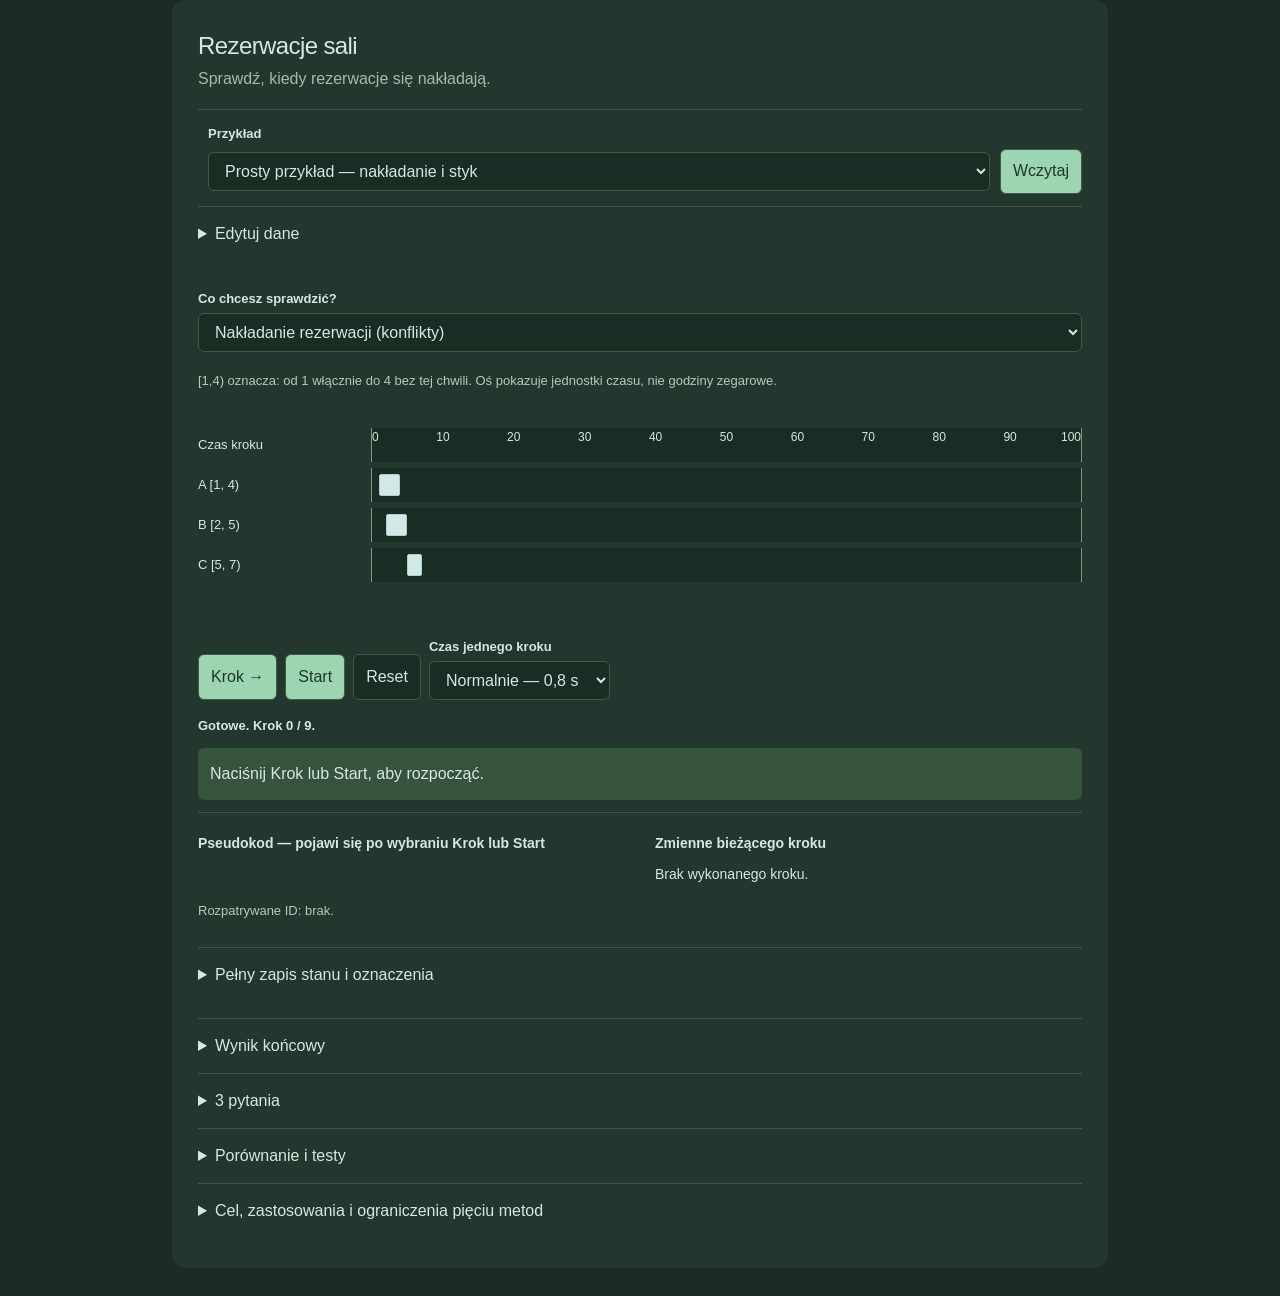
<file: ASD1-M1-17-Deividas-Dirma-93791/index.html>
<!--
Plik index.html: struktura aplikacji. Obliczenia i obsługa są w lokalnych skryptach JS.
--><!DOCTYPE html>
<html lang="pl">
<!--
Metadane i lokalny arkusz wyglądu; aplikacja nie potrzebuje zasobów z internetu.
--><head><meta charset="UTF-8"><meta name="viewport" content="width=device-width, initial-scale=1">
<title>Rezerwacje sali — ASD1-M1-17</title><link rel="stylesheet" href="style.css"></head>
<body><main>
<!--
Nagłówek: nazwa przykładu zastosowania przedziałów.
--><header><h1>Rezerwacje sali</h1><p>Sprawdź, kiedy rezerwacje się nakładają.</p></header>
<!--
Gotowe dane: wybór niczego nie zapisuje trwale; przycisk Wczytaj zastępuje bieżącą listę.
--><section class="scenariusze" aria-label="Przykład">
<label for="scenariusz">Przykład</label><div class="wybor-scenariusza">
<select id="scenariusz"><option value="1">Prosty przykład — nakładanie i styk</option><option value="2">Zagnieżdżenia i identyczne granice</option><option value="3">Dwa oddzielne odcinki maksimum</option></select>
<button id="wczytaj-scenariusz" type="button">Wczytaj</button></div></section>
<!--
Dane użytkownika: formularz, komunikaty walidacji i tabela z edycją/usuwaniem.
--><details id="edycja-danych"><summary>Edytuj dane</summary>
<h2>Rezerwacje <span id="liczba-przedzialow">0 / 30</span></h2>
<p>Całkowite granice: 0 ≤ start &lt; end ≤ 100. ID są unikalne.</p>
                <form id="formularz-przedzialu" novalidate>
                    <h3 id="tytul-formularza">Dodaj przedział</h3>
                    <label for="id-przedzialu">ID — nadawane automatycznie</label>
                    <input id="id-przedzialu" type="text" readonly>
                    <div class="granice">
                        <div>
                            <label for="start">Początek</label>
                            <input id="start" name="start" type="number" min="0" max="99" step="1" required>
                        </div>
                        <div>
                            <label for="end">Koniec</label>
                            <input id="end" name="end" type="number" min="1" max="100" step="1" required>
                        </div>
                    </div>
                    <div class="przyciski-formularza">
                        <button id="zapisz-przedzial" type="submit">Dodaj przedział</button>
                        <button id="anuluj-edycje" class="drugorzedny" type="button" hidden>Anuluj edycję</button>
                    </div>
                </form>
                <p id="komunikat" class="komunikat" role="status" aria-live="polite"></p>

                <div class="tabela-danych">
                    <table>
                        <caption class="tylko-czytnik">Lista przedziałów z przyciskami edycji i usuwania</caption>
                        <thead><tr><th scope="col">ID</th><th scope="col">Przedział</th><th scope="col">Działania</th></tr></thead>
                        <tbody id="lista-przedzialow"></tbody>
                    </table>
                </div>
                <p id="pusta-lista" hidden>Brak przedziałów. Dodaj pierwszy powyżej.</p>
                <p class="pomoc">Dane są tylko w pamięci strony. Odświeżenie przywraca pierwszy scenariusz.</p>

</details>
<!--
Wybór jednego z pięciu sposobów analizy; zmiana przygotowuje nowy przebieg.
--><section class="metoda" aria-label="Wybór metody">
<label for="algorytm">Co chcesz sprawdzić?</label>
<select id="algorytm">
<option value="konflikty">Nakładanie rezerwacji (konflikty)</option>
<option value="laczenie">Łączny zajęty czas (pokrycie)</option>
<option value="zdarzenia">Początki i końce (zdarzenia)</option>
<option value="maksimum">Najwięcej rezerwacji naraz (maksimum)</option>
<option value="jednostki">Kontrola jednostka po jednostce</option></select>
<p class="pomoc">[1,4) oznacza: od 1 włącznie do 4 bez tej chwili. Oś pokazuje jednostki czasu, nie godziny zegarowe.</p></section>
<!--
Bieżący krok: osobna oś, sterowanie, pseudokod i zmienne; to nie jest końcowy wynik.
--><section aria-label="Bieżący stan animacji">
<div class="przewijanie-osi" tabindex="0" role="region" aria-label="Oś bieżącego kroku 0–100"><div id="os-animacji" class="os-czasu"></div></div>
<!--
Krok, Start/Pauza, Reset i odstęp między zapisami historii.
--><div class="sterowanie"><button id="krok" type="button">Krok →</button><button id="start-pauza" type="button">Start</button><button id="reset-animacji" type="button" class="drugorzedny">Reset</button>
<div><label for="tempo">Czas jednego kroku</label><select id="tempo"><option value="2000">Wolno — 2 s</option><option value="800" selected>Normalnie — 0,8 s</option><option value="200">Szybko — 0,2 s</option></select></div></div>
<p id="status-animacji" role="status" aria-live="polite"></p><p id="opis-kroku" class="wynik-tekstowy"></p>
<!--
Pseudokod jest powiązany z polem linia zapisanym w historii algorytmu.
--><div class="krok-szczegoly"><div><h3 id="etap-animacji">Pseudokod</h3><ol id="pseudokod"></ol></div><div><h3>Zmienne bieżącego kroku</h3><pre id="zmienne-kroku"></pre></div></div>
<p id="aktywne-kroku" class="pomoc"></p>
<details><summary>Pełny zapis stanu i oznaczenia</summary><pre id="pelny-stan">Brak wykonanego kroku.</pre>
<p>▶ i obramowanie oznaczają rozpatrywaną rezerwację. Pas z podpisem oznacza badany odcinek; pionowa kreska — czas zdarzenia.</p>
<p>„Aktywne” w częściowym kroku nie zawsze oznacza obciążenie całego odcinka: przy zdarzeniach trzeba zakończyć grupę tego samego czasu, a przy jednostkach sprawdzić wszystkie przedziały.</p>
<p>Reset cofa animację, nie usuwa danych. Zmiana danych lub metody zatrzymuje i resetuje przebieg.</p></details></section>
<!--
Pełna odpowiedź dla wszystkich danych, niezależna od pozycji animacji; zawiera osobną oś maksimum.
--><details id="wynik-koncowy"><summary>Wynik końcowy</summary><p>Pełny wynik dla bieżących danych — niezależny od stanu animacji.</p>
<p>Konfliktujące pary: <strong id="liczba-konfliktow"></strong> · Łączny zajęty czas: <strong id="dlugosc-pokrycia"></strong> · Maksimum: <strong id="wartosc-maksimum"></strong></p>
<div class="przewijanie-osi" tabindex="0" role="region" aria-label="Oś końcowego maksimum 0–100"><div id="os-maksimum" class="os-czasu"></div></div>
<p id="odcinki-maksimum"></p>
<p class="pomoc">Kreskowane pasy oznaczają końcowe maksimum. Badany odcinek na osi animacji pokazuje tylko bieżący krok — nie zawsze jest maksimum.</p>
<h2 id="nazwa-wyniku"></h2><p id="opis-metody"></p><p id="podsumowanie-wyniku" class="wynik-tekstowy" aria-live="polite"></p><div id="szczegoly-wyniku" class="tabela-wynikow"></div></details>
<!--
Trzy pytania: dwa o pojęcia, trzecie o licznik z rzeczywiście widocznego kroku.
--><details id="pytania"><summary>3 pytania</summary>            <details><summary>1. Czy koniec A i początek B w tej samej chwili tworzą konflikt?</summary>
                <p>Nie. Przedziały są półotwarte [start,end), a warunek konfliktu to lewa &lt; prawa.
                Przy styku lewa = prawa. W pokryciu łączymy styki, bo nie ma między nimi przerwy.</p></details>
            <details><summary>2. Czy liczbę par konfliktów można porównać z maksimum aktywnych?</summary>
                <p>Nie. To różne wielkości. Dla trzech identycznych przedziałów są 3 pary i maksimum 3,
                ale dla czterech są już 6 par i maksimum 4. Porównujemy maksimum zdarzeniami z maksimum jednostkami.</p></details>
            <p id="pytanie-stanu"></p>
            <label for="odpowiedz-stanu">Twoja odpowiedź: wartość aktywne</label>
            <input id="odpowiedz-stanu" type="number" min="0" max="30" step="1">
            <button id="sprawdz-odpowiedz" type="button">Sprawdź odpowiedź</button>
            <p id="ocena-odpowiedzi" role="status" aria-live="polite"></p>
</details>
<!--
Osobny generator 5/15/30, liczniki operacji i osadzona strona automatycznych testów.
--><details id="porownanie"><summary>Porównanie i testy</summary><h2>Metody maksimum — 5, 15 i 30 przedziałów</h2>            <p>Powtarzalny zbiór: start = (17i+7) % 90, end = start+1+(11i+3) % (100-start), i=0…n−1.
            To osobne dane do porównania, nie bieżąca lista formularza. Pomiary poniżej to liczby operacji, nie milisekundy.</p>
            <div class="tabela-wynikow"><table>
                <caption>Oddzielne liczniki przygotowania, sortowania i przejścia. Wszystkie obliczenia bez historii.</caption>
                <thead><tr><th>n</th><th>Maksimum zdarzenia / jednostki</th><th>Utworzone zdarzenia</th><th>Kopie zdarzeń</th><th>Porównania sort.</th><th>Przesunięcia sort.</th><th>Wstawienia sort.</th><th>Przetworzone zdarzenia</th><th>Odcinki skanu maksimum</th><th>Sprawdzenia przedziału</th><th>Zapisane jednostki</th><th>Skan maksimum jednostek</th><th>Zgodność maksimum i odcinków</th></tr></thead>
                <tbody id="wiersze-porownania"></tbody>
            </table></div>
            <p class="pomoc">Sprawdzenie przedziału: jeden warunek start ≤ t &lt; end (100n razy).
            Przetworzenie zdarzenia: jedna aktualizacja licznika (2n razy).
            Porównanie sortowania: jedna decyzja o przesunięciu. Przesunięcie: jedno przypisanie w prawo.
            Wstawienie: zapis klucza po pętli (2n−1). Tworzenie i kopiowanie podają liczbę obiektów;
            skan maksimum podaje liczbę badanych odcinków. Nie sumujemy różnych rodzajów operacji w „czas”.
            Walidacja, historia, DOM i zegar są poza porównaniem. Zdarzenia wymagają tu O(n²) czasu przez Insertion Sort,
            jednostki O(100n+100). Mniej aktualizacji licznika nie dowodzi krótszego czasu całej metody.</p>
            <button id="przelicz-porownanie" type="button">Przelicz porównanie</button>
            <details><summary>Automatyczne testy — wejście, oczekiwanie i wynik</summary><iframe title="Automatyczne testy" src="tests.html" loading="lazy"></iframe></details>
</details>
            <!--
Wyjaśnienia metod i oddzielne koszty algorytmów, walidacji oraz historii.
--><details><summary>Cel, zastosowania i ograniczenia pięciu metod</summary>
                <ul>
                    <li>Konflikty: badanie każdej pary pozwala wskazać kolidujące rezerwacje, nie samo obciążenie. Koszt O(n²), wynik może mieć O(n²) par.</li>
                    <li>Łączenie: sortujemy kopię i wydłużamy pokrycie, aby policzyć zajęty czas. Łączymy styki; tracimy informację o osobnych ID. Czas O(n²), pamięć O(n).</li>
                    <li>Zdarzenia: tworzymy +1/−1, sortujemy i zmieniamy licznik, aby badać obciążenie. Kolejność remisów i grupowanie czasu są istotne. Czas O(n²), pamięć O(n).</li>
                    <li>Maksimum: skanujemy obciążenia między zdarzeniami, zachowując wszystkie odcinki największego obciążenia. Sam skan O(n); pełna metoda z Insertion Sort O(n²), pamięć O(n).</li>
                    <li>Jednostki: sprawdzamy każdy przedział w każdej z T=100 jednostek; prosta kontrola maksimum, dokładna tylko dla całkowitych granic. Czas O(Tn+T), pamięć O(T).</li>
                </ul>
                <p>Koszty powyżej nie obejmują animacji ani walidatora. Walidacja unikalności ID ma O(n²).
                Historia sortowania przechowuje kopie tablic i w najgorszym przypadku kosztuje O(n³) czasu i pamięci.
                Renderowanie to osobny koszt: jedna klatka z tablicą sortowania ma O(n), a pełny pokaz może mieć O(n³).</p>
            </details>

</main>
<!--
Kolejność ma znaczenie: obliczenia i odtwarzacz są dostępne przed inicjalizacją w script.js.
--><script src="algorithms.js"></script><script src="animation.js"></script><script src="education.js"></script><script src="comparison.js"></script><script src="script.js"></script></body></html>
</file>
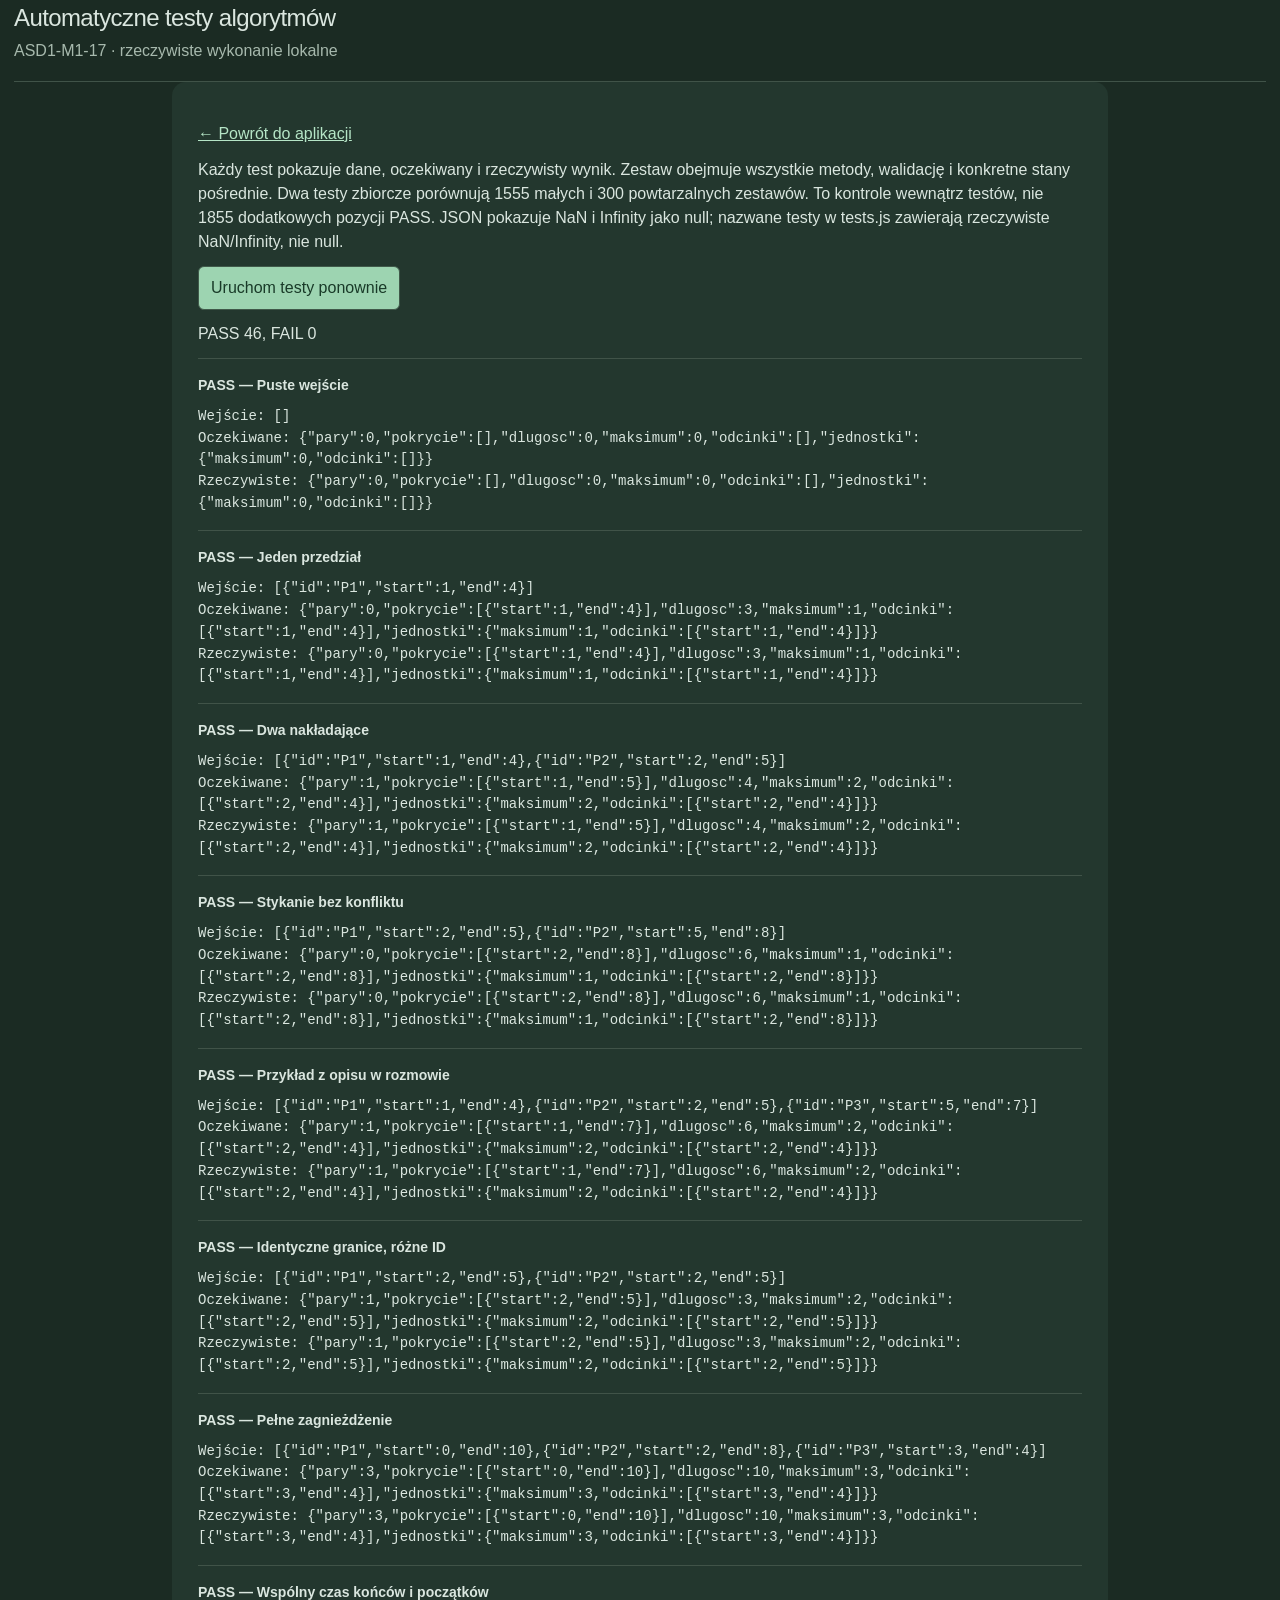
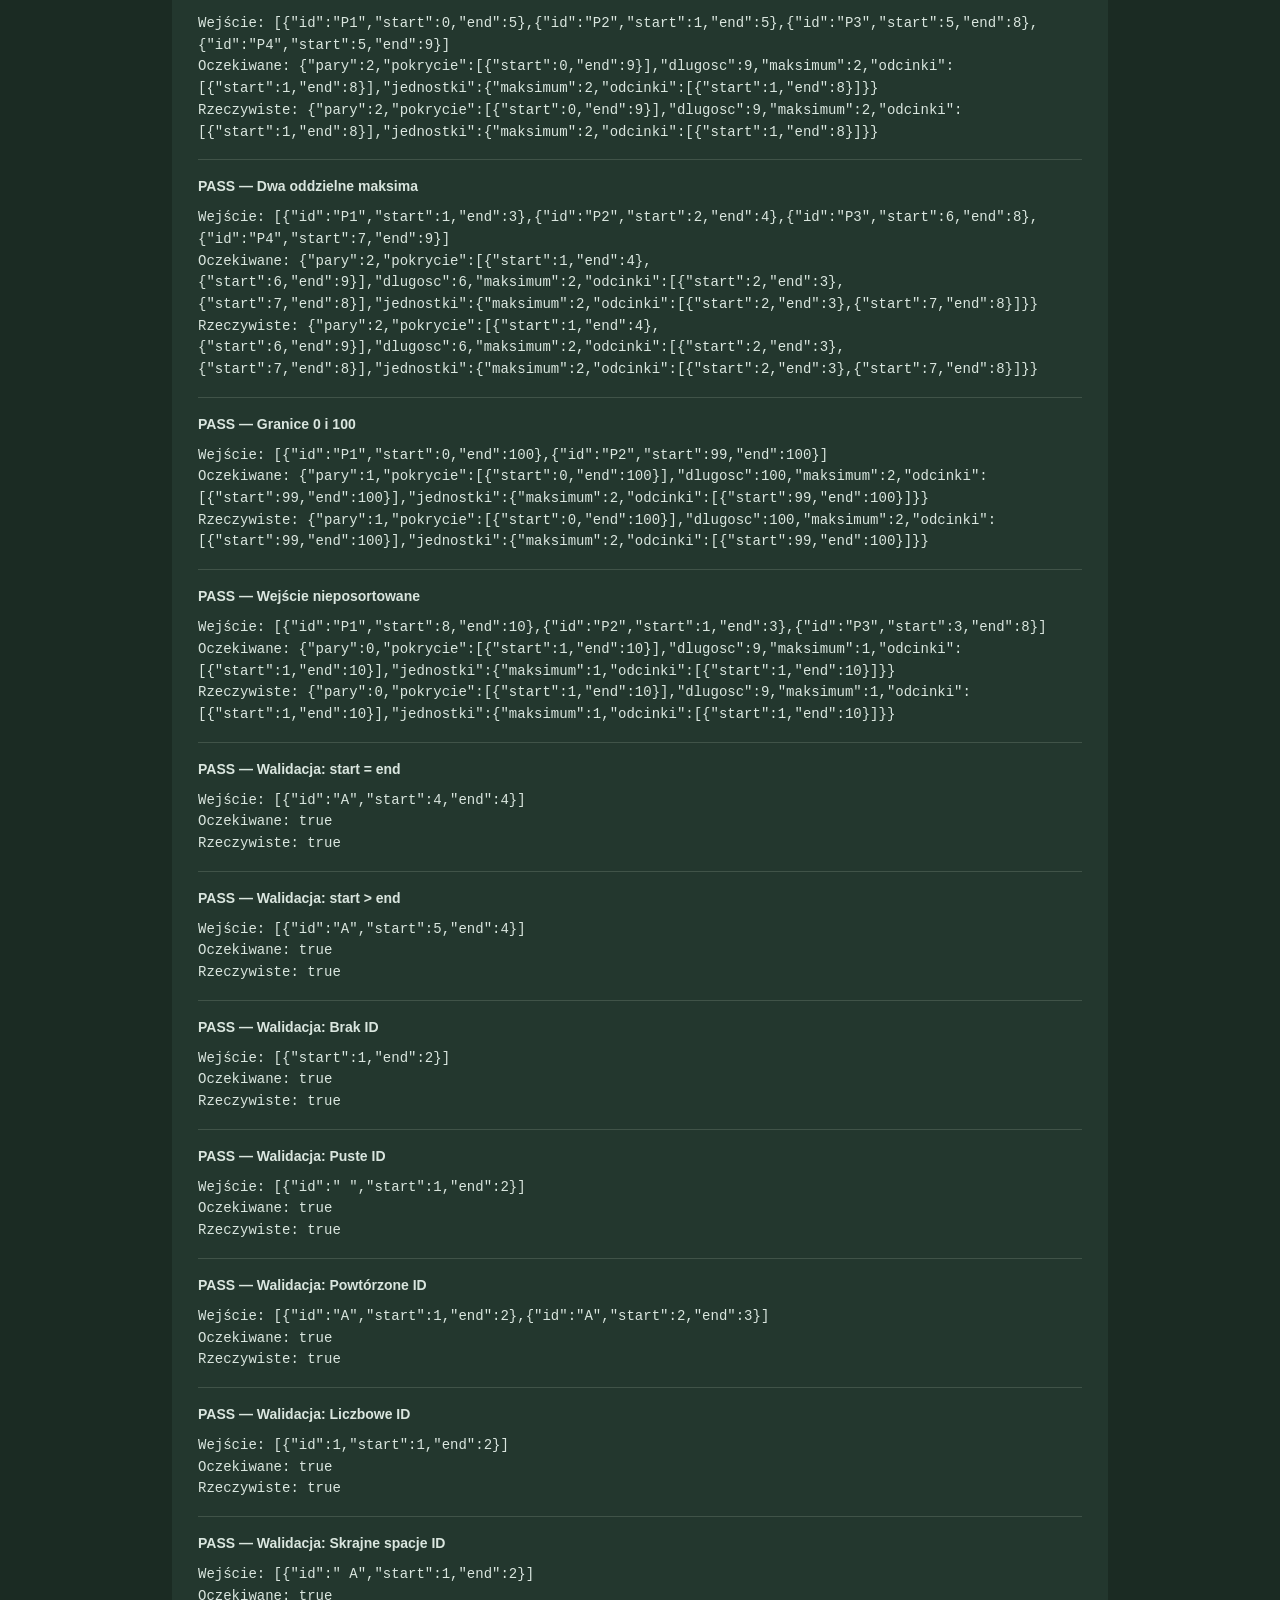
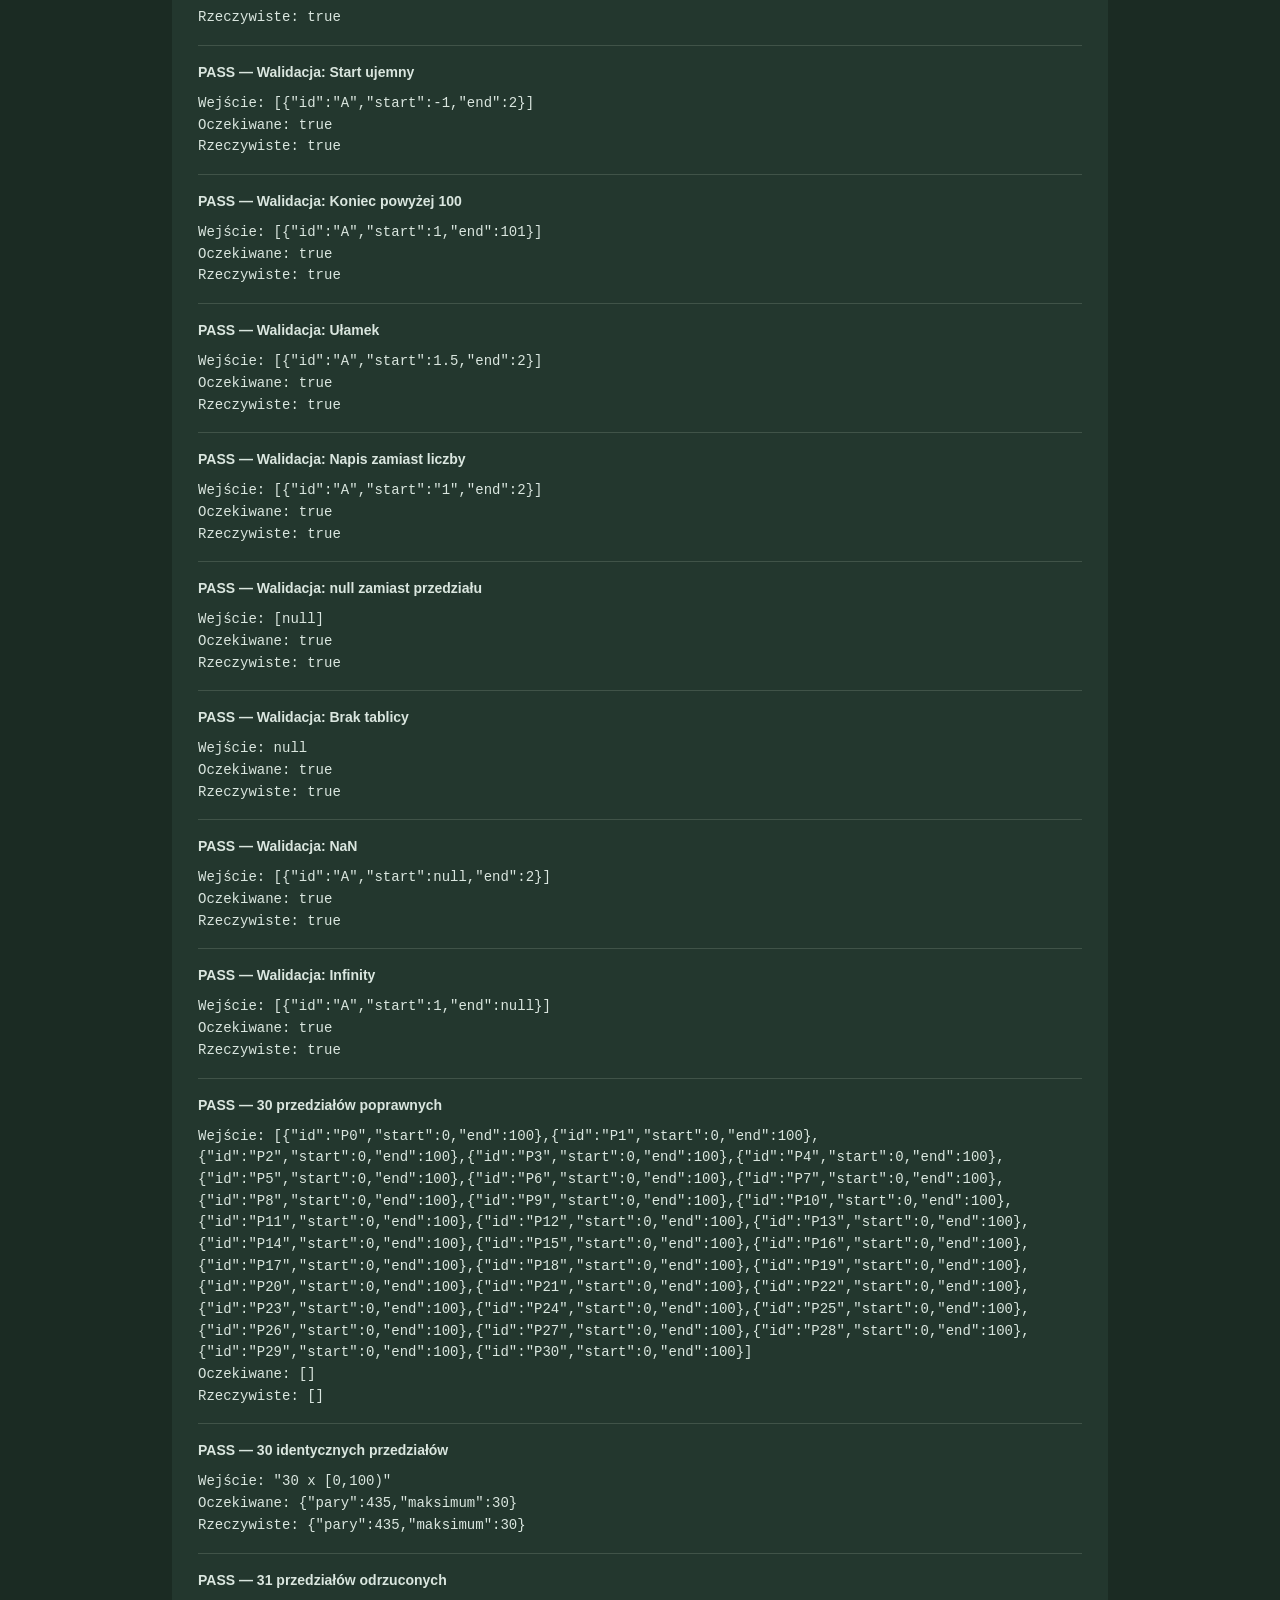
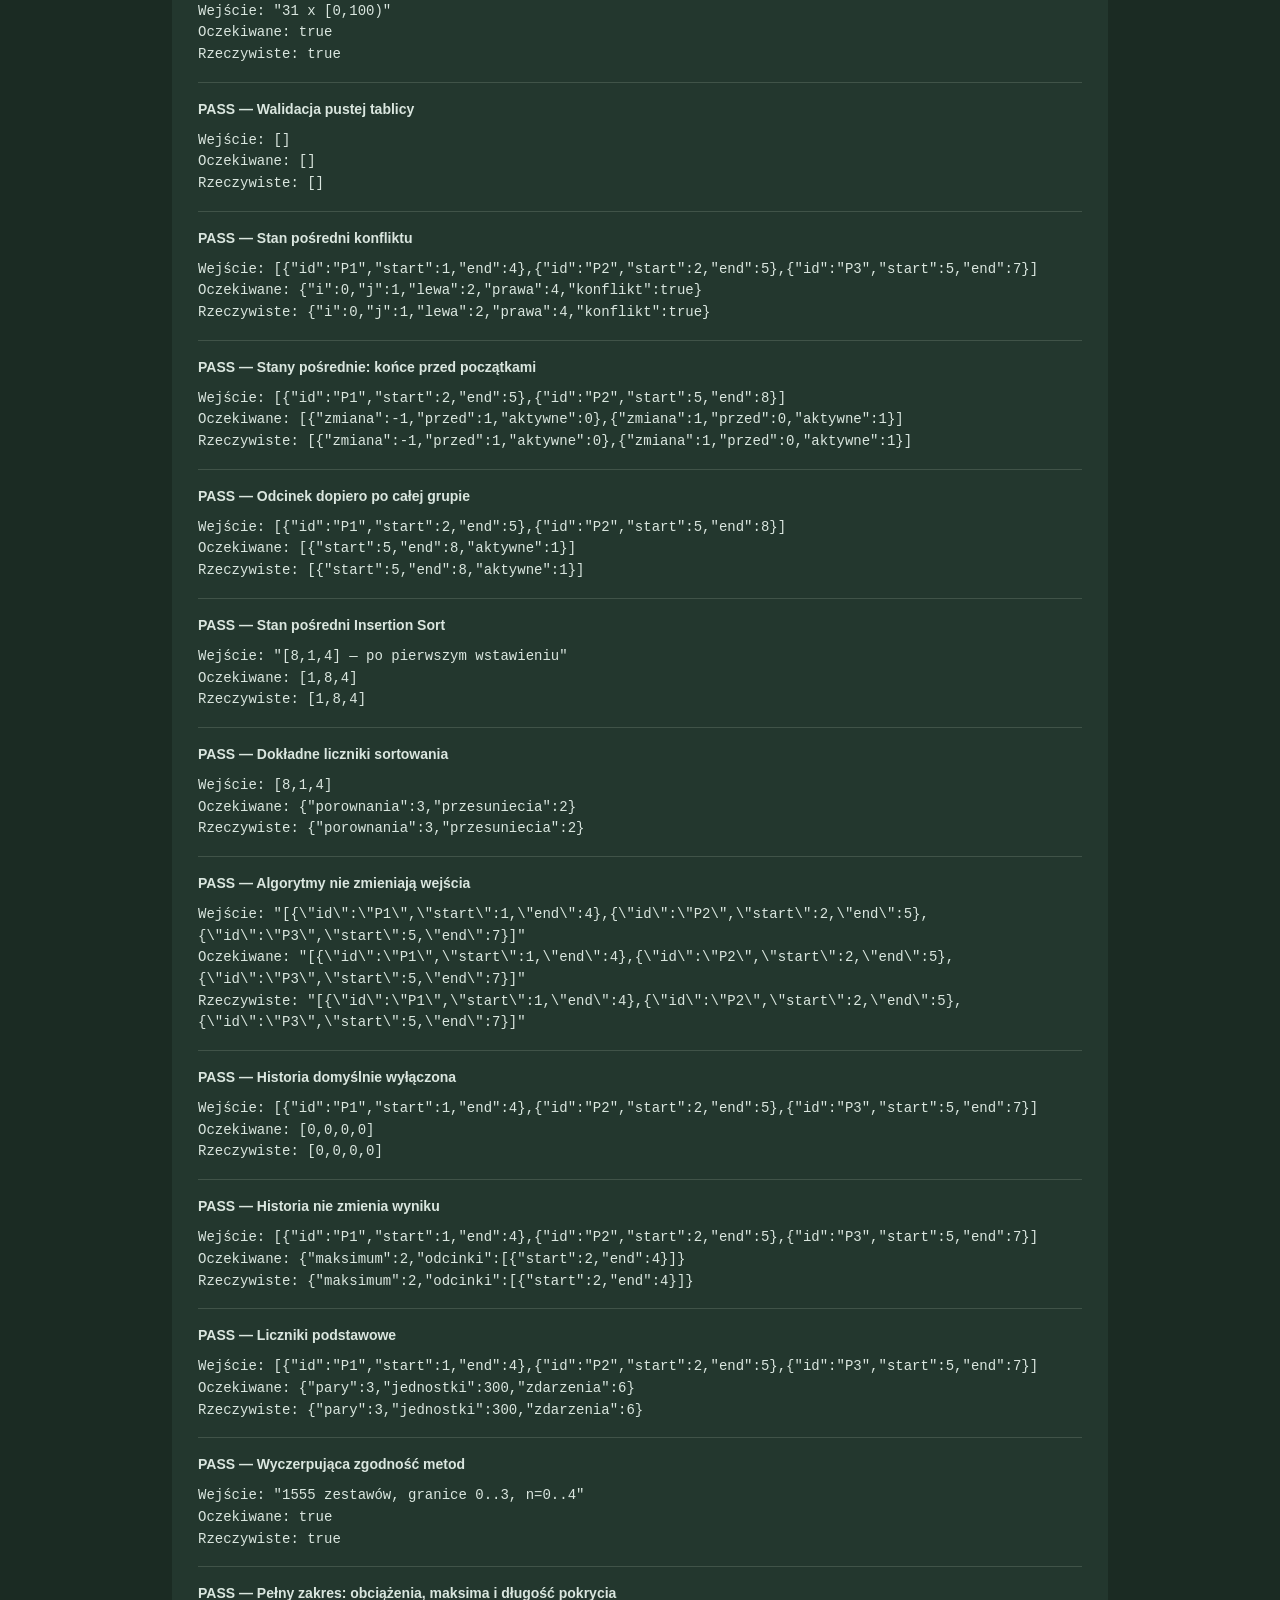
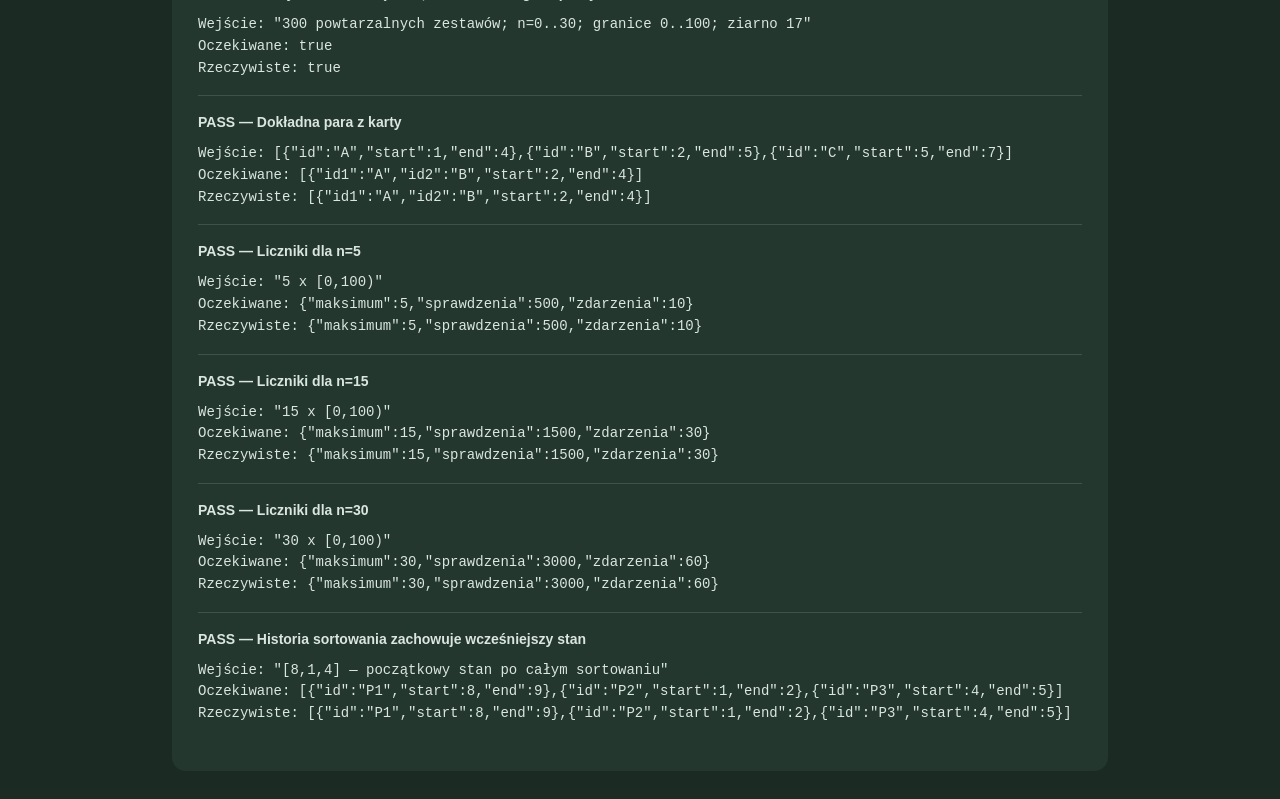
<file: ASD1-M1-17-Deividas-Dirma-93791/tests.html>
<!--
Plik tests.html: samodzielna strona testowania. Wyświetla wejście, oczekiwanie, wynik i status.
--><!DOCTYPE html>
<html lang="pl"><head><meta charset="UTF-8"><meta name="viewport" content="width=device-width,initial-scale=1">
<title>Testy — ASD1-M1-17</title><link rel="stylesheet" href="style.css"></head>
<body><header class="naglowek"><div><h1>Automatyczne testy algorytmów</h1><p>ASD1-M1-17 · rzeczywiste wykonanie lokalne</p></div></header>
<!--
Wyniki testów i przycisk ponownego uruchomienia; listę wypełnia tests.js.
--><main><section class="panel"><p><a href="index.html">← Powrót do aplikacji</a></p>
<p>Każdy test pokazuje dane, oczekiwany i rzeczywisty wynik. Zestaw obejmuje wszystkie metody,
walidację i konkretne stany pośrednie. Dwa testy zbiorcze porównują 1555 małych i 300 powtarzalnych zestawów.
To kontrole wewnątrz testów, nie 1855 dodatkowych pozycji PASS.
JSON pokazuje NaN i Infinity jako null; nazwane testy w tests.js zawierają rzeczywiste NaN/Infinity, nie null.</p>
<button id="uruchom-testy" type="button">Uruchom testy ponownie</button>
<p id="status-testow" role="status" aria-live="polite"></p><div id="wyniki-testow"></div>
</section></main><!--
Najpierw funkcje badane, potem testy. Formularz aplikacji nie jest potrzebny.
--><script src="algorithms.js"></script><script src="tests.js"></script></body></html>
</file>
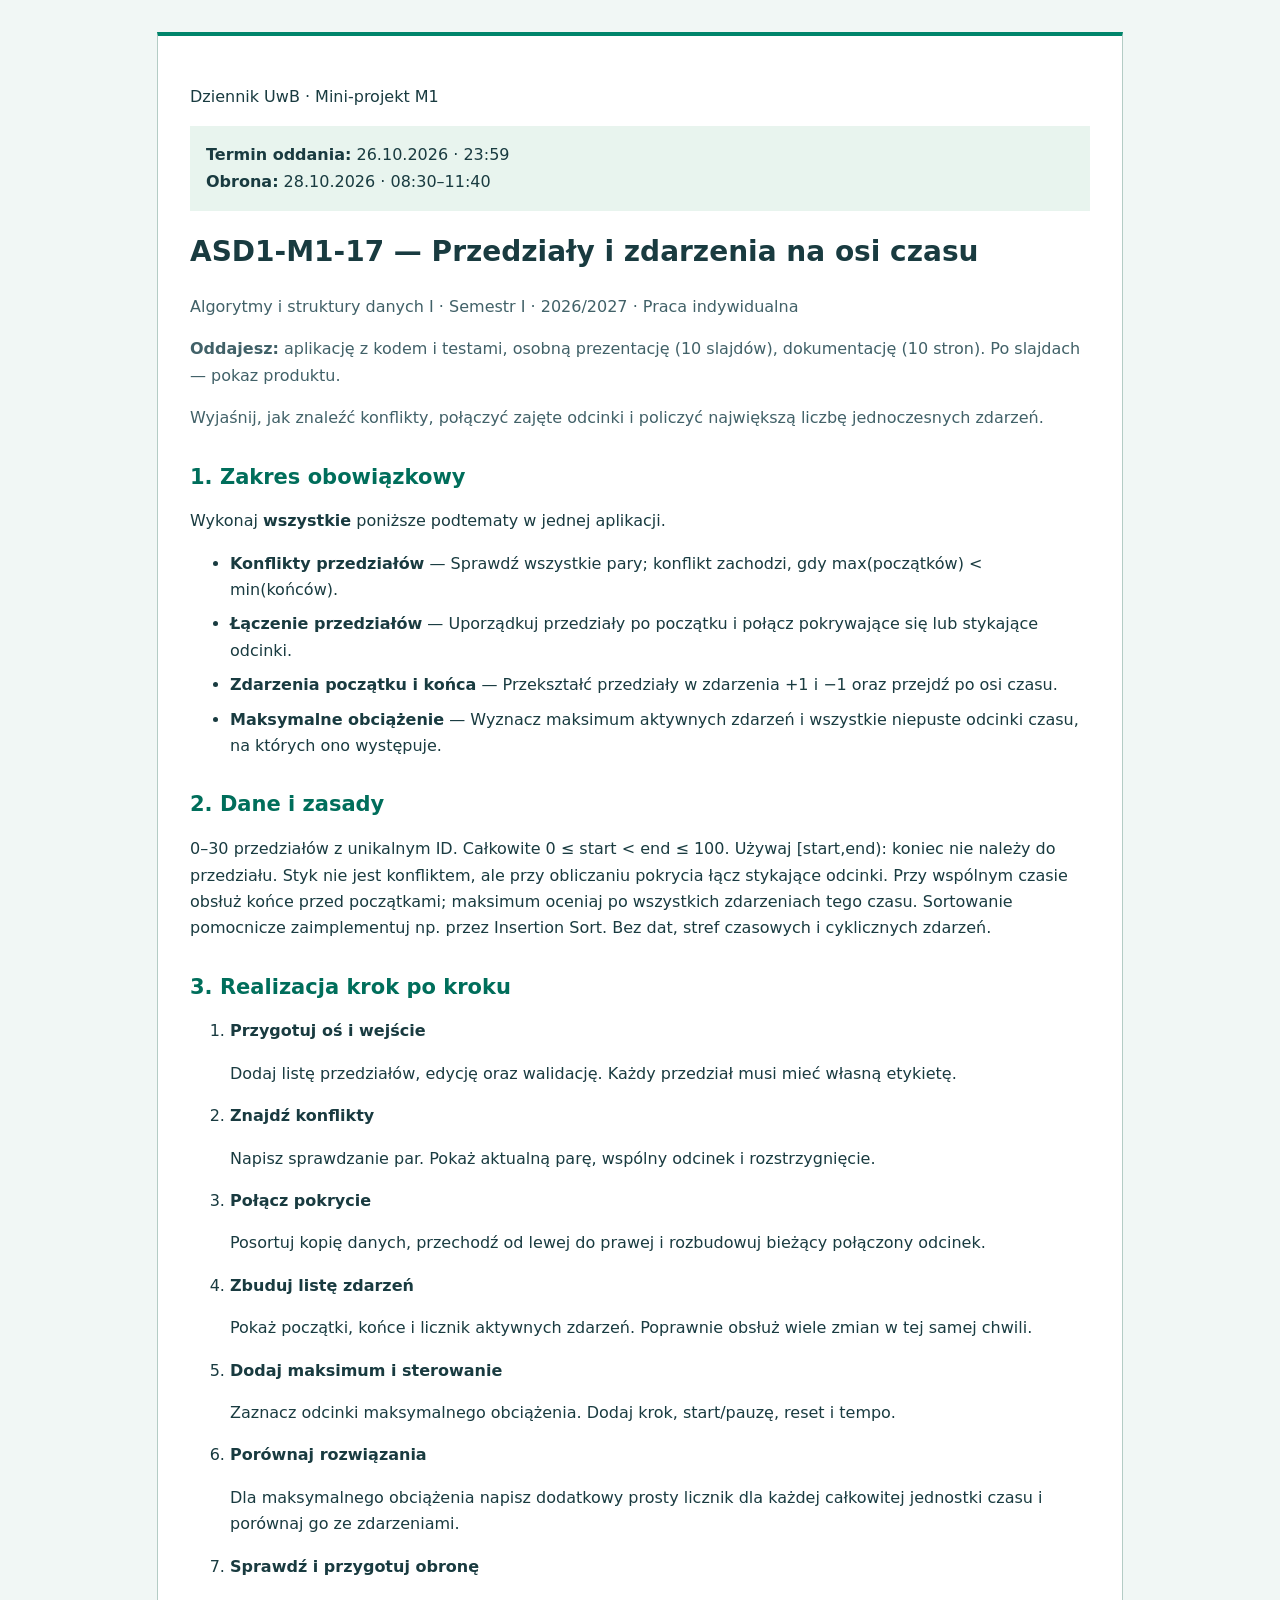
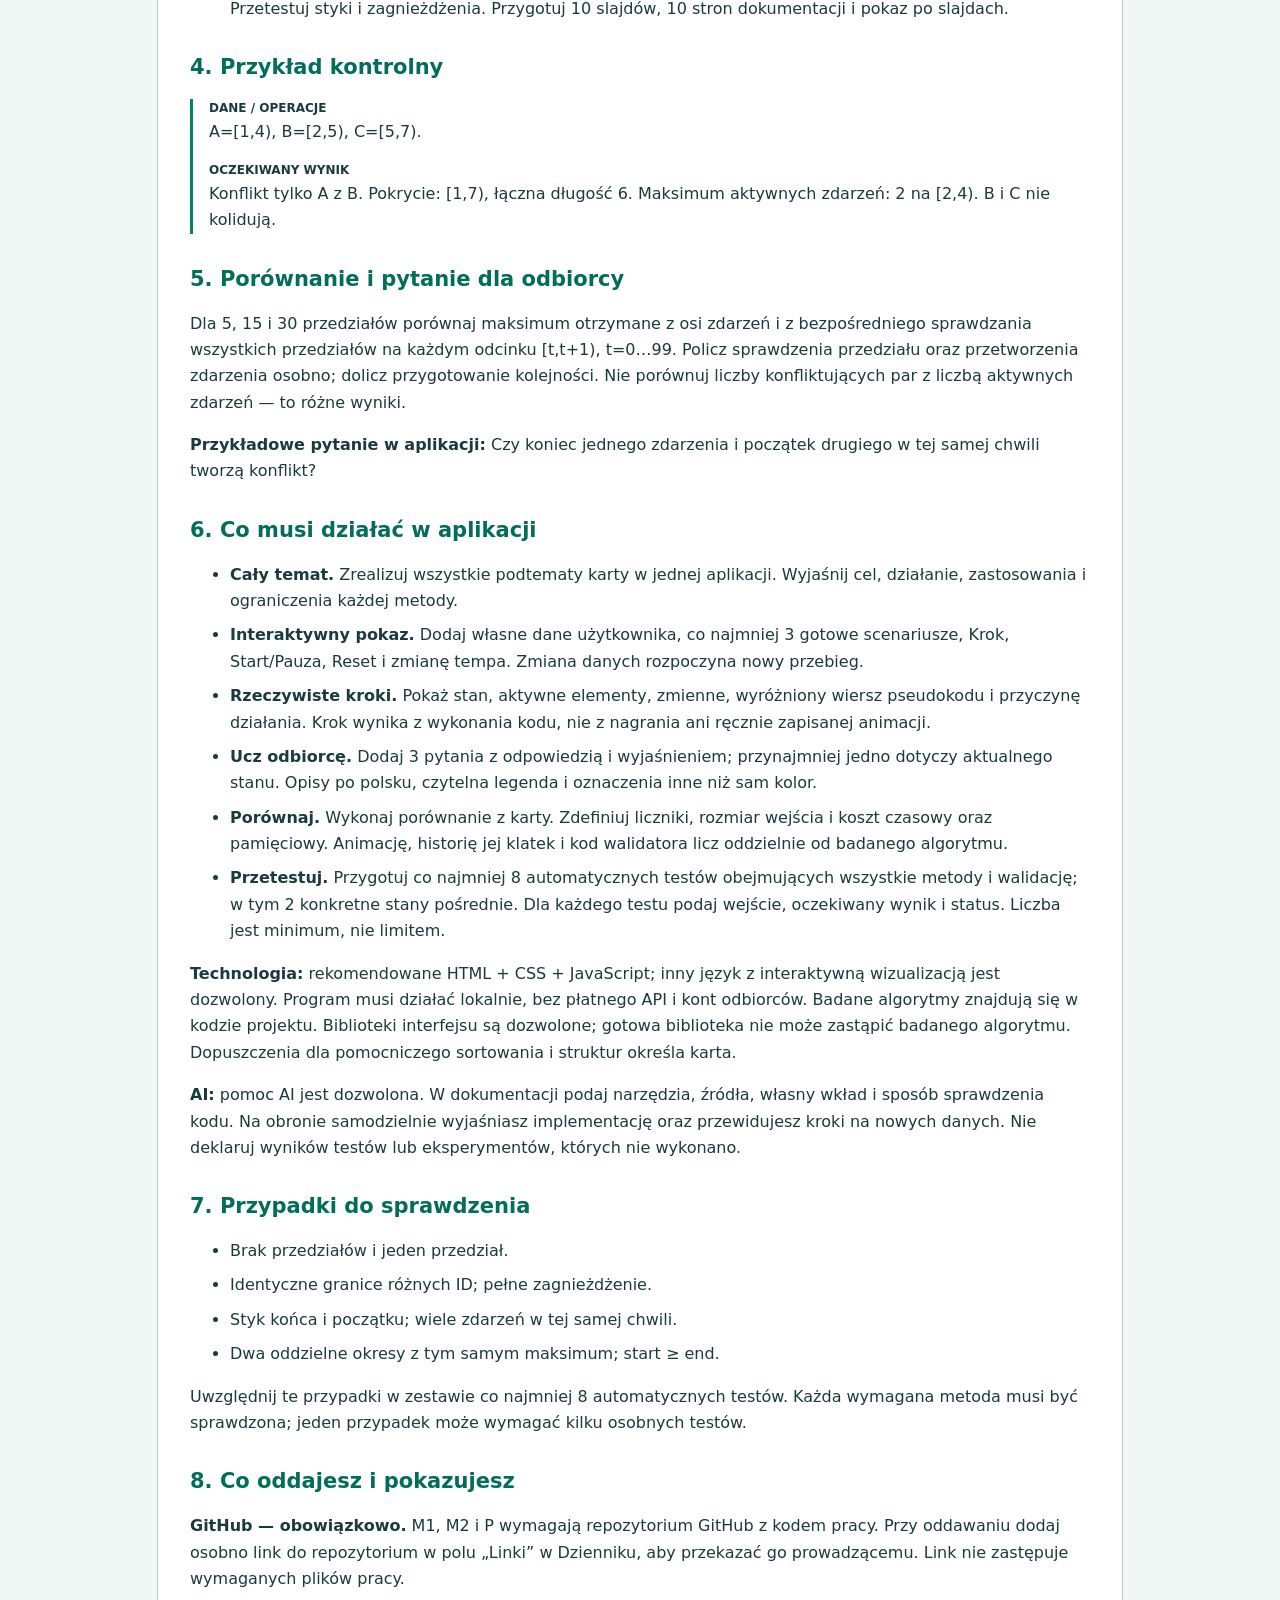
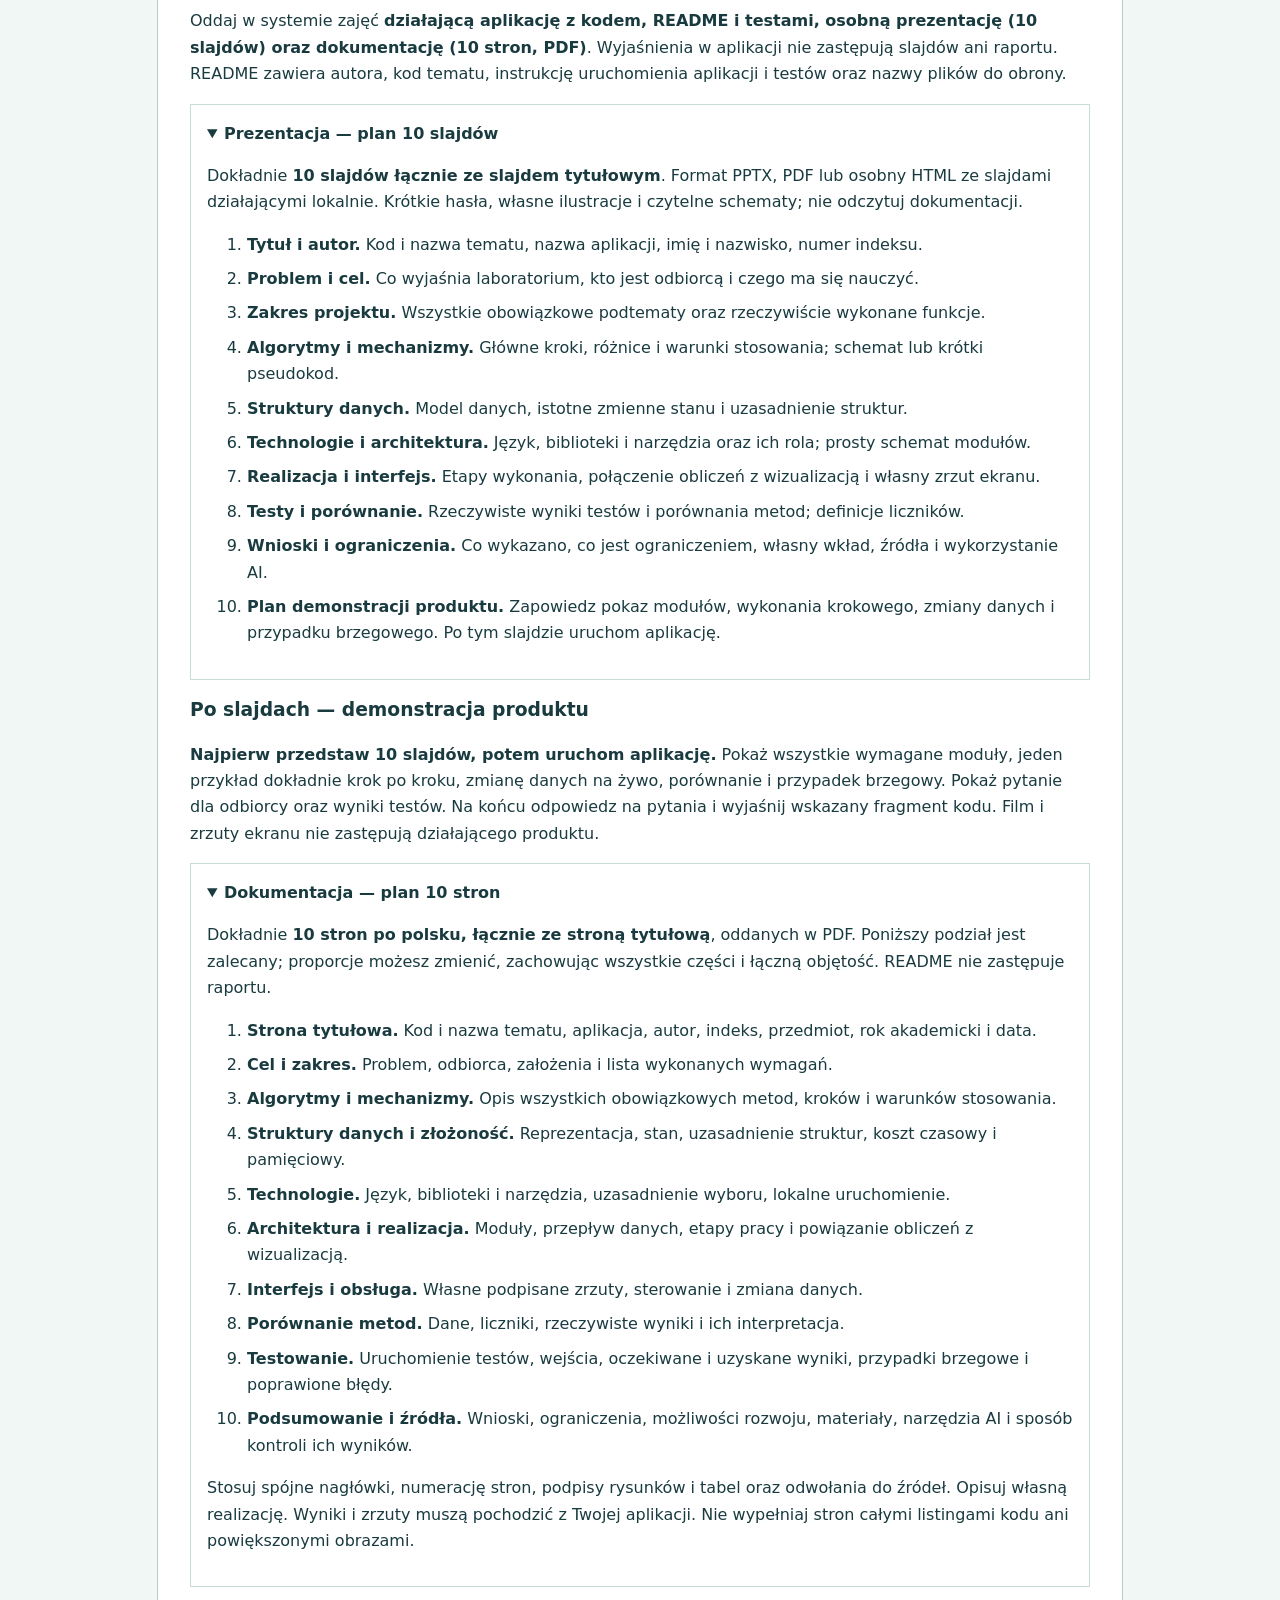
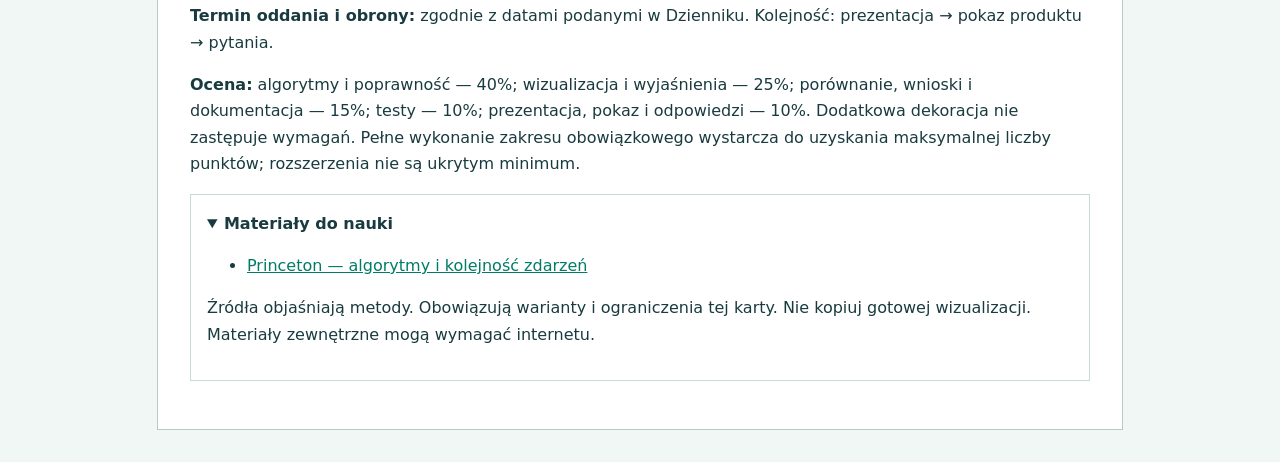
<file: ASD1-M1-17-Deividas-Dirma-93791/materialy/KARTA-ZADANIA.html>
<!doctype html><html lang="pl"><head><meta charset="utf-8"><meta name="viewport" content="width=device-width,initial-scale=1"><title>ASD1-M1-17 — Przedziały i zdarzenia na osi czasu</title><style>body{margin:0;background:#f1f7f5;color:#193b40;font:16px/1.65 system-ui,sans-serif}main{max-width:900px;margin:32px auto;padding:32px;background:white;border:1px solid #b4ccc5;border-top:4px solid #00856b}h1,h2,h3{line-height:1.3}h1{font-size:28px}h2{margin-top:32px;font-size:21px;color:#006e5b}a{color:#007c65;overflow-wrap:anywhere}summary{cursor:pointer;font-weight:600}details{padding:16px;border:1px solid #c8dcd6;margin:16px 0}li{margin:8px 0}.timing{background:#e8f4ee;padding:16px}.example{border-left:3px solid #00856b;padding-left:16px}.label{display:block;font-size:12px;font-weight:700}.meta,.goal,.deliverables{color:#416168}@media(max-width:600px){main{margin:12px;padding:18px}h1{font-size:23px}}@media print{body{background:white}main{margin:0;padding:0;border:0}details{display:block}details>*{display:block!important}a{color:inherit}h2,h3{break-after:avoid}li{break-inside:avoid}}</style></head><body><main><p>Dziennik UwB · Mini-projekt M1</p><div class="timing"><strong>Termin oddania:</strong> 26.10.2026 · 23:59<br><strong>Obrona:</strong> 28.10.2026 · 08:30–11:40</div><article><div class="topic-head"><h1>ASD1-M1-17 — Przedziały i zdarzenia na osi czasu</h1><p class="meta">Algorytmy i struktury danych I · Semestr I · 2026/2027 · Praca indywidualna</p><p class="deliverables"><strong>Oddajesz:</strong> aplikację z kodem i testami, osobną prezentację (10 slajdów), dokumentację (10 stron). Po slajdach — pokaz produktu.</p><p class="goal">Wyjaśnij, jak znaleźć konflikty, połączyć zajęte odcinki i policzyć największą liczbę jednoczesnych zdarzeń.</p></div><h2>1. Zakres obowiązkowy</h2><p>Wykonaj <strong>wszystkie</strong> poniższe podtematy w jednej aplikacji.</p><ul class="scope-list"><li><strong>Konflikty przedziałów</strong> — Sprawdź wszystkie pary; konflikt zachodzi, gdy max(początków) &lt; min(końców).</li><li><strong>Łączenie przedziałów</strong> — Uporządkuj przedziały po początku i połącz pokrywające się lub stykające odcinki.</li><li><strong>Zdarzenia początku i końca</strong> — Przekształć przedziały w zdarzenia +1 i −1 oraz przejdź po osi czasu.</li><li><strong>Maksymalne obciążenie</strong> — Wyznacz maksimum aktywnych zdarzeń i wszystkie niepuste odcinki czasu, na których ono występuje.</li></ul><h2>2. Dane i zasady</h2><p>0–30 przedziałów z unikalnym ID. Całkowite 0 ≤ start &lt; end ≤ 100. Używaj [start,end): koniec nie należy do przedziału. Styk nie jest konfliktem, ale przy obliczaniu pokrycia łącz stykające odcinki. Przy wspólnym czasie obsłuż końce przed początkami; maksimum oceniaj po wszystkich zdarzeniach tego czasu. Sortowanie pomocnicze zaimplementuj np. przez Insertion Sort. Bez dat, stref czasowych i cyklicznych zdarzeń.</p><h2>3. Realizacja krok po kroku</h2><ol class="steps"><li><strong>Przygotuj oś i wejście</strong><p>Dodaj listę przedziałów, edycję oraz walidację. Każdy przedział musi mieć własną etykietę.</p></li><li><strong>Znajdź konflikty</strong><p>Napisz sprawdzanie par. Pokaż aktualną parę, wspólny odcinek i rozstrzygnięcie.</p></li><li><strong>Połącz pokrycie</strong><p>Posortuj kopię danych, przechodź od lewej do prawej i rozbudowuj bieżący połączony odcinek.</p></li><li><strong>Zbuduj listę zdarzeń</strong><p>Pokaż początki, końce i licznik aktywnych zdarzeń. Poprawnie obsłuż wiele zmian w tej samej chwili.</p></li><li><strong>Dodaj maksimum i sterowanie</strong><p>Zaznacz odcinki maksymalnego obciążenia. Dodaj krok, start/pauzę, reset i tempo.</p></li><li><strong>Porównaj rozwiązania</strong><p>Dla maksymalnego obciążenia napisz dodatkowy prosty licznik dla każdej całkowitej jednostki czasu i porównaj go ze zdarzeniami.</p></li><li><strong>Sprawdź i przygotuj obronę</strong><p>Przetestuj styki i zagnieżdżenia. Przygotuj 10 slajdów, 10 stron dokumentacji i pokaz po slajdach.</p></li></ol><h2>4. Przykład kontrolny</h2><div class="example"><p><span class="label">DANE / OPERACJE</span>A=[1,4), B=[2,5), C=[5,7).</p><p><span class="label">OCZEKIWANY WYNIK</span>Konflikt tylko A z B. Pokrycie: [1,7), łączna długość 6. Maksimum aktywnych zdarzeń: 2 na [2,4). B i C nie kolidują.</p></div><h2>5. Porównanie i pytanie dla odbiorcy</h2><p>Dla 5, 15 i 30 przedziałów porównaj maksimum otrzymane z osi zdarzeń i z bezpośredniego sprawdzania wszystkich przedziałów na każdym odcinku [t,t+1), t=0…99. Policz sprawdzenia przedziału oraz przetworzenia zdarzenia osobno; dolicz przygotowanie kolejności. Nie porównuj liczby konfliktujących par z liczbą aktywnych zdarzeń — to różne wyniki.</p><p><strong>Przykładowe pytanie w aplikacji:</strong> Czy koniec jednego zdarzenia i początek drugiego w tej samej chwili tworzą konflikt?</p><h2>6. Co musi działać w aplikacji</h2><ul class="rules-list"><li><strong>Cały temat.</strong> Zrealizuj wszystkie podtematy karty w jednej aplikacji. Wyjaśnij cel, działanie, zastosowania i ograniczenia każdej metody.</li><li><strong>Interaktywny pokaz.</strong> Dodaj własne dane użytkownika, co najmniej 3 gotowe scenariusze, Krok, Start/Pauza, Reset i zmianę tempa. Zmiana danych rozpoczyna nowy przebieg.</li><li><strong>Rzeczywiste kroki.</strong> Pokaż stan, aktywne elementy, zmienne, wyróżniony wiersz pseudokodu i przyczynę działania. Krok wynika z wykonania kodu, nie z nagrania ani ręcznie zapisanej animacji.</li><li><strong>Ucz odbiorcę.</strong> Dodaj 3 pytania z odpowiedzią i wyjaśnieniem; przynajmniej jedno dotyczy aktualnego stanu. Opisy po polsku, czytelna legenda i oznaczenia inne niż sam kolor.</li><li><strong>Porównaj.</strong> Wykonaj porównanie z karty. Zdefiniuj liczniki, rozmiar wejścia i koszt czasowy oraz pamięciowy. Animację, historię jej klatek i kod walidatora licz oddzielnie od badanego algorytmu.</li><li><strong>Przetestuj.</strong> Przygotuj co najmniej 8 automatycznych testów obejmujących wszystkie metody i walidację; w tym 2 konkretne stany pośrednie. Dla każdego testu podaj wejście, oczekiwany wynik i status. Liczba jest minimum, nie limitem.</li></ul><p><strong>Technologia:</strong> rekomendowane HTML + CSS + JavaScript; inny język z interaktywną wizualizacją jest dozwolony. Program musi działać lokalnie, bez płatnego API i kont odbiorców. Badane algorytmy znajdują się w kodzie projektu. Biblioteki interfejsu są dozwolone; gotowa biblioteka nie może zastąpić badanego algorytmu. Dopuszczenia dla pomocniczego sortowania i struktur określa karta.</p><p><strong>AI:</strong> pomoc AI jest dozwolona. W dokumentacji podaj narzędzia, źródła, własny wkład i sposób sprawdzenia kodu. Na obronie samodzielnie wyjaśniasz implementację oraz przewidujesz kroki na nowych danych. Nie deklaruj wyników testów lub eksperymentów, których nie wykonano.</p><h2>7. Przypadki do sprawdzenia</h2><ul><li>Brak przedziałów i jeden przedział.</li><li>Identyczne granice różnych ID; pełne zagnieżdżenie.</li><li>Styk końca i początku; wiele zdarzeń w tej samej chwili.</li><li>Dwa oddzielne okresy z tym samym maksimum; start ≥ end.</li></ul><p>Uwzględnij te przypadki w zestawie co najmniej 8 automatycznych testów. Każda wymagana metoda musi być sprawdzona; jeden przypadek może wymagać kilku osobnych testów.</p><h2>8. Co oddajesz i pokazujesz</h2><p class="github-requirement"><strong>GitHub — obowiązkowo.</strong> M1, M2 i P wymagają repozytorium GitHub z kodem pracy. Przy oddawaniu dodaj osobno link do repozytorium w polu „Linki” w Dzienniku, aby przekazać go prowadzącemu. Link nie zastępuje wymaganych plików pracy.</p><p>Oddaj w systemie zajęć <strong>działającą aplikację z kodem, README i testami, osobną prezentację (10 slajdów) oraz dokumentację (10 stron, PDF)</strong>. Wyjaśnienia w aplikacji nie zastępują slajdów ani raportu. README zawiera autora, kod tematu, instrukcję uruchomienia aplikacji i testów oraz nazwy plików do obrony.</p><details open class="delivery-details"><summary>Prezentacja — plan 10 slajdów</summary><div class="content"><p>Dokładnie <strong>10 slajdów łącznie ze slajdem tytułowym</strong>. Format PPTX, PDF lub osobny HTML ze slajdami działającymi lokalnie. Krótkie hasła, własne ilustracje i czytelne schematy; nie odczytuj dokumentacji.</p><ol class="outline presentation-outline"><li><strong>Tytuł i autor.</strong> Kod i nazwa tematu, nazwa aplikacji, imię i nazwisko, numer indeksu.</li><li><strong>Problem i cel.</strong> Co wyjaśnia laboratorium, kto jest odbiorcą i czego ma się nauczyć.</li><li><strong>Zakres projektu.</strong> Wszystkie obowiązkowe podtematy oraz rzeczywiście wykonane funkcje.</li><li><strong>Algorytmy i mechanizmy.</strong> Główne kroki, różnice i warunki stosowania; schemat lub krótki pseudokod.</li><li><strong>Struktury danych.</strong> Model danych, istotne zmienne stanu i uzasadnienie struktur.</li><li><strong>Technologie i architektura.</strong> Język, biblioteki i narzędzia oraz ich rola; prosty schemat modułów.</li><li><strong>Realizacja i interfejs.</strong> Etapy wykonania, połączenie obliczeń z wizualizacją i własny zrzut ekranu.</li><li><strong>Testy i porównanie.</strong> Rzeczywiste wyniki testów i porównania metod; definicje liczników.</li><li><strong>Wnioski i ograniczenia.</strong> Co wykazano, co jest ograniczeniem, własny wkład, źródła i wykorzystanie AI.</li><li><strong>Plan demonstracji produktu.</strong> Zapowiedz pokaz modułów, wykonania krokowego, zmiany danych i przypadku brzegowego. Po tym slajdzie uruchom aplikację.</li></ol></div></details><h3>Po slajdach — demonstracja produktu</h3><p><strong>Najpierw przedstaw 10 slajdów, potem uruchom aplikację.</strong> Pokaż wszystkie wymagane moduły, jeden przykład dokładnie krok po kroku, zmianę danych na żywo, porównanie i przypadek brzegowy. Pokaż pytanie dla odbiorcy oraz wyniki testów. Na końcu odpowiedz na pytania i wyjaśnij wskazany fragment kodu. Film i zrzuty ekranu nie zastępują działającego produktu.</p><details open class="delivery-details"><summary>Dokumentacja — plan 10 stron</summary><div class="content"><p>Dokładnie <strong>10 stron po polsku, łącznie ze stroną tytułową</strong>, oddanych w PDF. Poniższy podział jest zalecany; proporcje możesz zmienić, zachowując wszystkie części i łączną objętość. README nie zastępuje raportu.</p><ol class="outline documentation-outline"><li><strong>Strona tytułowa.</strong> Kod i nazwa tematu, aplikacja, autor, indeks, przedmiot, rok akademicki i data.</li><li><strong>Cel i zakres.</strong> Problem, odbiorca, założenia i lista wykonanych wymagań.</li><li><strong>Algorytmy i mechanizmy.</strong> Opis wszystkich obowiązkowych metod, kroków i warunków stosowania.</li><li><strong>Struktury danych i złożoność.</strong> Reprezentacja, stan, uzasadnienie struktur, koszt czasowy i pamięciowy.</li><li><strong>Technologie.</strong> Język, biblioteki i narzędzia, uzasadnienie wyboru, lokalne uruchomienie.</li><li><strong>Architektura i realizacja.</strong> Moduły, przepływ danych, etapy pracy i powiązanie obliczeń z wizualizacją.</li><li><strong>Interfejs i obsługa.</strong> Własne podpisane zrzuty, sterowanie i zmiana danych.</li><li><strong>Porównanie metod.</strong> Dane, liczniki, rzeczywiste wyniki i ich interpretacja.</li><li><strong>Testowanie.</strong> Uruchomienie testów, wejścia, oczekiwane i uzyskane wyniki, przypadki brzegowe i poprawione błędy.</li><li><strong>Podsumowanie i źródła.</strong> Wnioski, ograniczenia, możliwości rozwoju, materiały, narzędzia AI i sposób kontroli ich wyników.</li></ol><p>Stosuj spójne nagłówki, numerację stron, podpisy rysunków i tabel oraz odwołania do źródeł. Opisuj własną realizację. Wyniki i zrzuty muszą pochodzić z Twojej aplikacji. Nie wypełniaj stron całymi listingami kodu ani powiększonymi obrazami.</p></div></details><p><strong>Termin oddania i obrony:</strong> zgodnie z datami podanymi w Dzienniku. Kolejność: prezentacja → pokaz produktu → pytania.</p><p class="grading"><strong>Ocena:</strong> algorytmy i poprawność — 40%; wizualizacja i wyjaśnienia — 25%; porównanie, wnioski i dokumentacja — 15%; testy — 10%; prezentacja, pokaz i odpowiedzi — 10%. Dodatkowa dekoracja nie zastępuje wymagań. Pełne wykonanie zakresu obowiązkowego wystarcza do uzyskania maksymalnej liczby punktów; rozszerzenia nie są ukrytym minimum.</p><details open class="sources"><summary>Materiały do nauki</summary><div><ul><li><a href="https://algs4.cs.princeton.edu/25applications/" target="_blank" rel="noopener noreferrer">Princeton — algorytmy i kolejność zdarzeń</a></li></ul><p>Źródła objaśniają metody. Obowiązują warianty i ograniczenia tej karty. Nie kopiuj gotowej wizualizacji. Materiały zewnętrzne mogą wymagać internetu.</p></div></details></article></main></body></html>
</file>
<file: ASD1-M1-17-Deividas-Dirma-93791/style.css>
/* Jeden układ strony, zgodny z podglądem „najprostszy-uklad”. */
/*
Plik style.css: wygląd aplikacji i testów; nie steruje obliczeniami.
Układ podstawowy: kolory, krój pisma i wspólny rozmiar elementów.
*/:root { color-scheme: dark; font-family: Arial, sans-serif; color: #dae6df; background: #1b2b23; font-size: 16px; }
* { box-sizing: border-box; }
/*
UKŁAD: tło, szerokość treści i odstępy strony.
*/body { margin: 0; padding: 0 14px 28px; line-height: 1.5; }
main { max-width: 936px; margin: 0 auto; padding: 28px 26px 30px; border-radius: 14px; background: #23372e; }
h1 { margin: 0; font-size: 24px; font-weight: 500; letter-spacing: -.6px; }
header { border-bottom: 1px solid #405348; padding-bottom: 18px; }
header p { margin: 3px 0 0; color: #a7b9ad; }
h2 { font-size: 18px; font-weight: 500; }
h3 { font-size: 14px; margin: 0 0 10px; }
p { margin: 12px 0; }
/*
FORMULARZE: wspólne etykiety, pola, przyciski i ich stany.
*/label { display: block; font-size: 13px; font-weight: 600; margin-bottom: 5px; }
button, input, select { font: inherit; border: 1px solid #40594a; border-radius: 6px; padding: 9px 12px; min-height: 39px; }
button { cursor: pointer; background: #9dd4b1; color: #193a28; }
button:hover { background: #b5e5c6; }
button:disabled { opacity: .5; cursor: default; }
input, select, .drugorzedny { color: #dae6df; background: #192d24; }
select { width: 100%; }
:focus-visible { outline: 2px solid #dcebdd; outline-offset: 3px; }
/*
SCENARIUSZE: wybór danych i przycisk Wczytaj w jednym wierszu.
*/.scenariusze { padding: 14px 0 12px; }
.scenariusze label { padding-left: 10px; }
.wybor-scenariusza { display: flex; gap: 10px; align-items: center; padding-left: 10px; }
.wybor-scenariusza select { flex: 1; min-width: 0; }
.wybor-scenariusza button { min-height: 45px; }
/*
ROZWIJANE SEKCJE: oddzielają szczegóły od głównego przebiegu.
*/details { border-top: 1px solid #405348; padding: 15px 0; }
summary { cursor: pointer; }
details > :not(summary) { margin-top: 16px; }
.metoda { margin-top: 28px; }
.metoda .pomoc { margin: 19px 0 37px; }
.pomoc { font-size: 13px; color: #b7c8bc; }
/*
OŚ CZASU: minimalna szerokość zachowuje czytelność; na małym ekranie przewijamy samą oś.
*/.przewijanie-osi { overflow-x: auto; padding-bottom: 3px; }
.os-czasu { min-width: 600px; }
.wiersz-osi { display: grid; grid-template-columns: 173px minmax(0, 1fr); align-items: center; margin-bottom: 6px; min-height: 34px; }
.etykieta-osi { font-size: 13px; padding-right: 8px; }
.tor { position: relative; height: 34px; background: #192d24; border-left: 1px solid #809689; border-right: 1px solid #809689; }
.znacznik-czasu { position: absolute; top: 0; font-size: 12px; transform: translateX(-50%); }
.pasek { position: absolute; top: 6px; height: 22px; border-radius: 2px; min-width: 2px; }
/*
OZNACZENIA KROKU: obramowanie i kursor uzupełniają kolor wyróżnienia.
*/.zwykly { background: #d2e9e6; border: 1px solid #aecfcb; }
.aktywny-przedzial { outline: 2px solid #f2cd88; outline-offset: 2px; }
.badany-odcinek { background: #e4c57a; color: #172d20; border: 2px dashed #fff0bf; }
.kursor-kroku { position: absolute; top: 0; height: 100%; border-left: 3px solid #f2cd88; }
/*
STEROWANIE: przyciski przebiegu i wybór odstępu między krokami.
*/.sterowanie { display: flex; flex-wrap: wrap; gap: 8px; align-items: flex-end; margin: 46px 0 16px; }
.sterowanie button { min-height: 46px; }
.sterowanie select { width: 181px; }
#status-animacji { font-size: 13px; font-weight: 600; }
.wynik-tekstowy { background: #34543e; border-radius: 6px; padding: 14px 12px; }
/*
STAN I PSEUDOKOD: dwie kolumny; wyróżnienie wskazuje wykonywaną linię.
*/.krok-szczegoly { display: grid; grid-template-columns: 1fr 1fr; gap: 30px; border-top: 1px solid #405348; padding-top: 20px; margin-top: 10px; }
#aktywne-kroku { margin: 16px 0 26px; }
pre { font: 14px/1.55 Arial, sans-serif; white-space: pre-wrap; overflow-wrap: anywhere; margin: 0; }
#pelny-stan, .test-wynik pre { font-family: monospace; }
ol { padding-left: 24px; margin: 0; }
#pseudokod li { padding: 5px; font-size: 14px; }
.aktywna-linia { background: #34543e; border-left: 3px solid #b5e5c6; font-weight: bold; }
#pseudokod .aktywna-linia::marker { content: '▶ '; }
#wynik-koncowy { margin-top: 16px; }
#wynik-koncowy > p:first-of-type { font-weight: bold; }
/*
EDYCJA DANYCH: początek/koniec, działania na wpisie i przyciski formularza.
*/.granice { display: flex; gap: 12px; }
.granice > div { flex: 1; min-width: 0; }
input { max-width: 100%; }
.granice input { width: 100%; }
.przyciski-formularza { display: flex; gap: 8px; flex-wrap: wrap; margin-top: 12px; }
.dzialania { display: flex; gap: 8px; flex-wrap: wrap; }
.maly { font-size: 13px; padding: 5px 8px; }
/*
TABELE I TESTY: szerokie wyniki przewijają się we własnym obszarze.
*/.tabela-danych, .tabela-wynikow { overflow-x: auto; max-width: 100%; }
table { border-collapse: collapse; width: 100%; font-size: 14px; }
th, td { border-bottom: 1px solid #405348; padding: 10px; text-align: left; }
th { font-weight: 600; }
.blad, .test-fail { color: #ffb8af; }
a { color: #b5e5c6; }
iframe { width: 100%; height: 600px; border: 1px solid #405348; border-radius: 6px; }
.test-wynik { padding: 16px 0; border-top: 1px solid #405348; }
/*
DOSTĘPNOŚĆ: opis pozostaje dla czytnika ekranu; hidden ukrywa element całkowicie.
*/.tylko-czytnik { position: absolute; width: 1px; height: 1px; overflow: hidden; clip-path: inset(50%); }
[hidden] { display: none !important; }
/*
WĄSKI EKRAN: mniejsze odstępy i jedna kolumna stanu; dane i algorytmy się nie zmieniają.
*/@media (max-width: 600px) {
 body { padding: 0 6px 12px; }
 main { padding: 22px 14px; }
 .krok-szczegoly { grid-template-columns: 1fr; gap: 20px; }
 .wiersz-osi { grid-template-columns: 120px minmax(0, 1fr); }
 .wybor-scenariusza { padding-left: 0; }
 .scenariusze label { padding-left: 0; }
 .sterowanie { margin-top: 28px; }
 .granice { gap: 8px; }
 th, td { padding: 8px 5px; }
}

/* Końcowe maksimum jest niezależne od badanego odcinka animacji. */
.maksimum-koncowe { background: repeating-linear-gradient(135deg, #b5e5c6 0, #b5e5c6 4px, #34543e 4px, #34543e 8px); border: 2px solid #dcebdd; }
#os-maksimum .wiersz-osi { grid-template-columns: 200px minmax(0, 1fr); }
#os-maksimum .znacznik-czasu:first-child { transform: none; }
#os-maksimum .znacznik-czasu:last-child { transform: translateX(-100%); }
#odcinki-maksimum { overflow-wrap: anywhere; }
</file>
